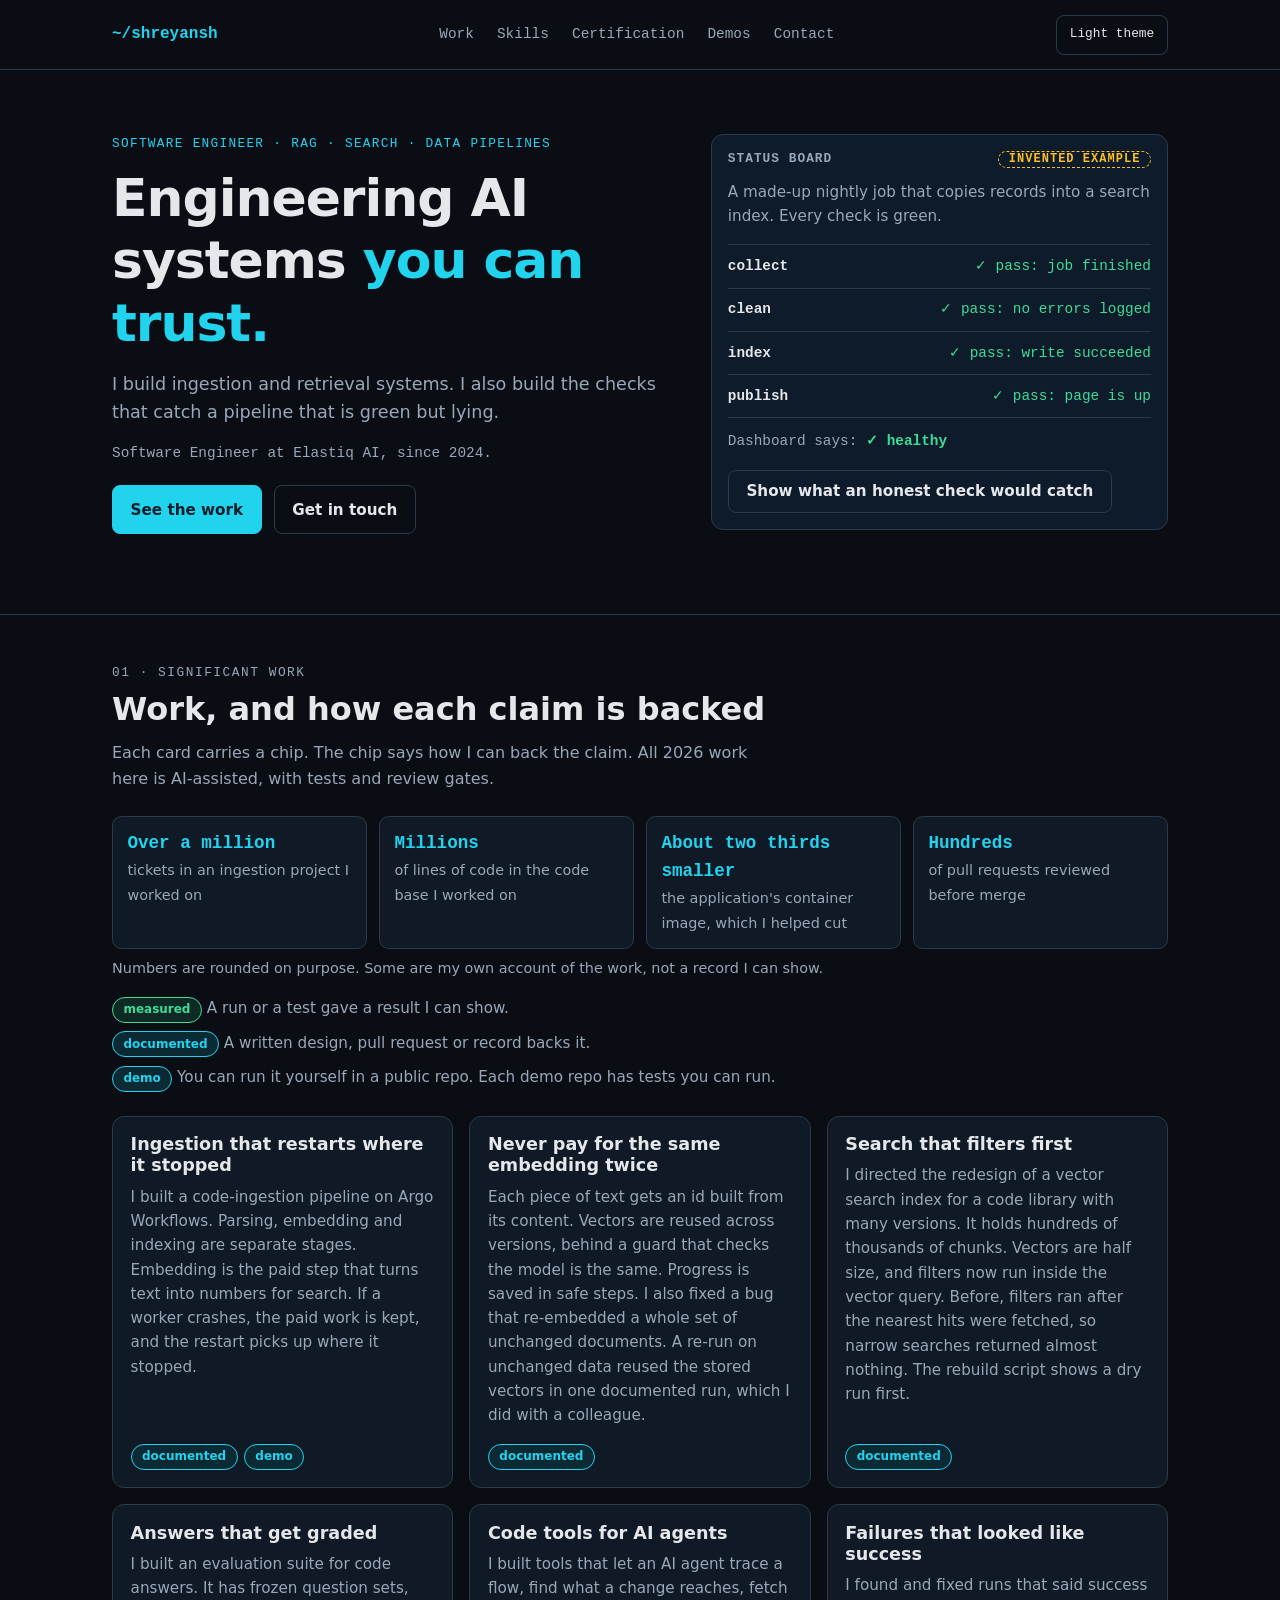
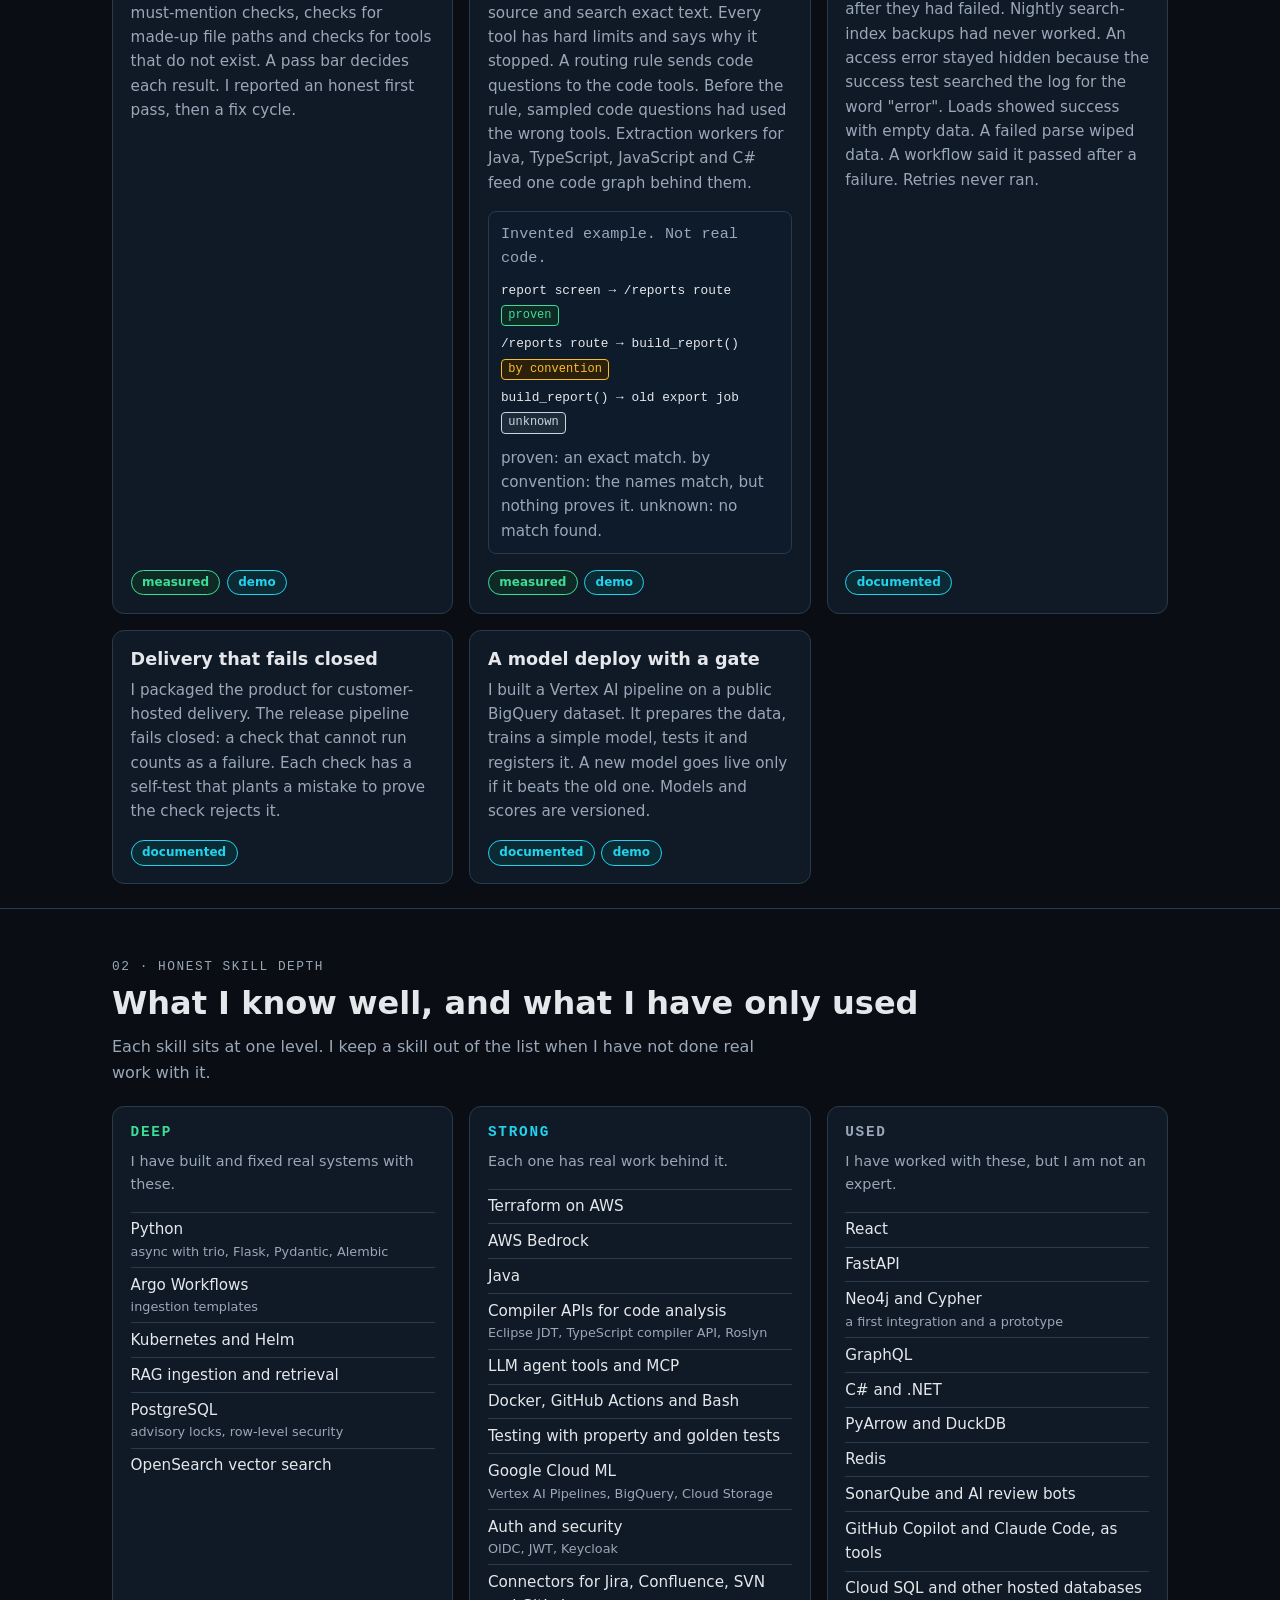
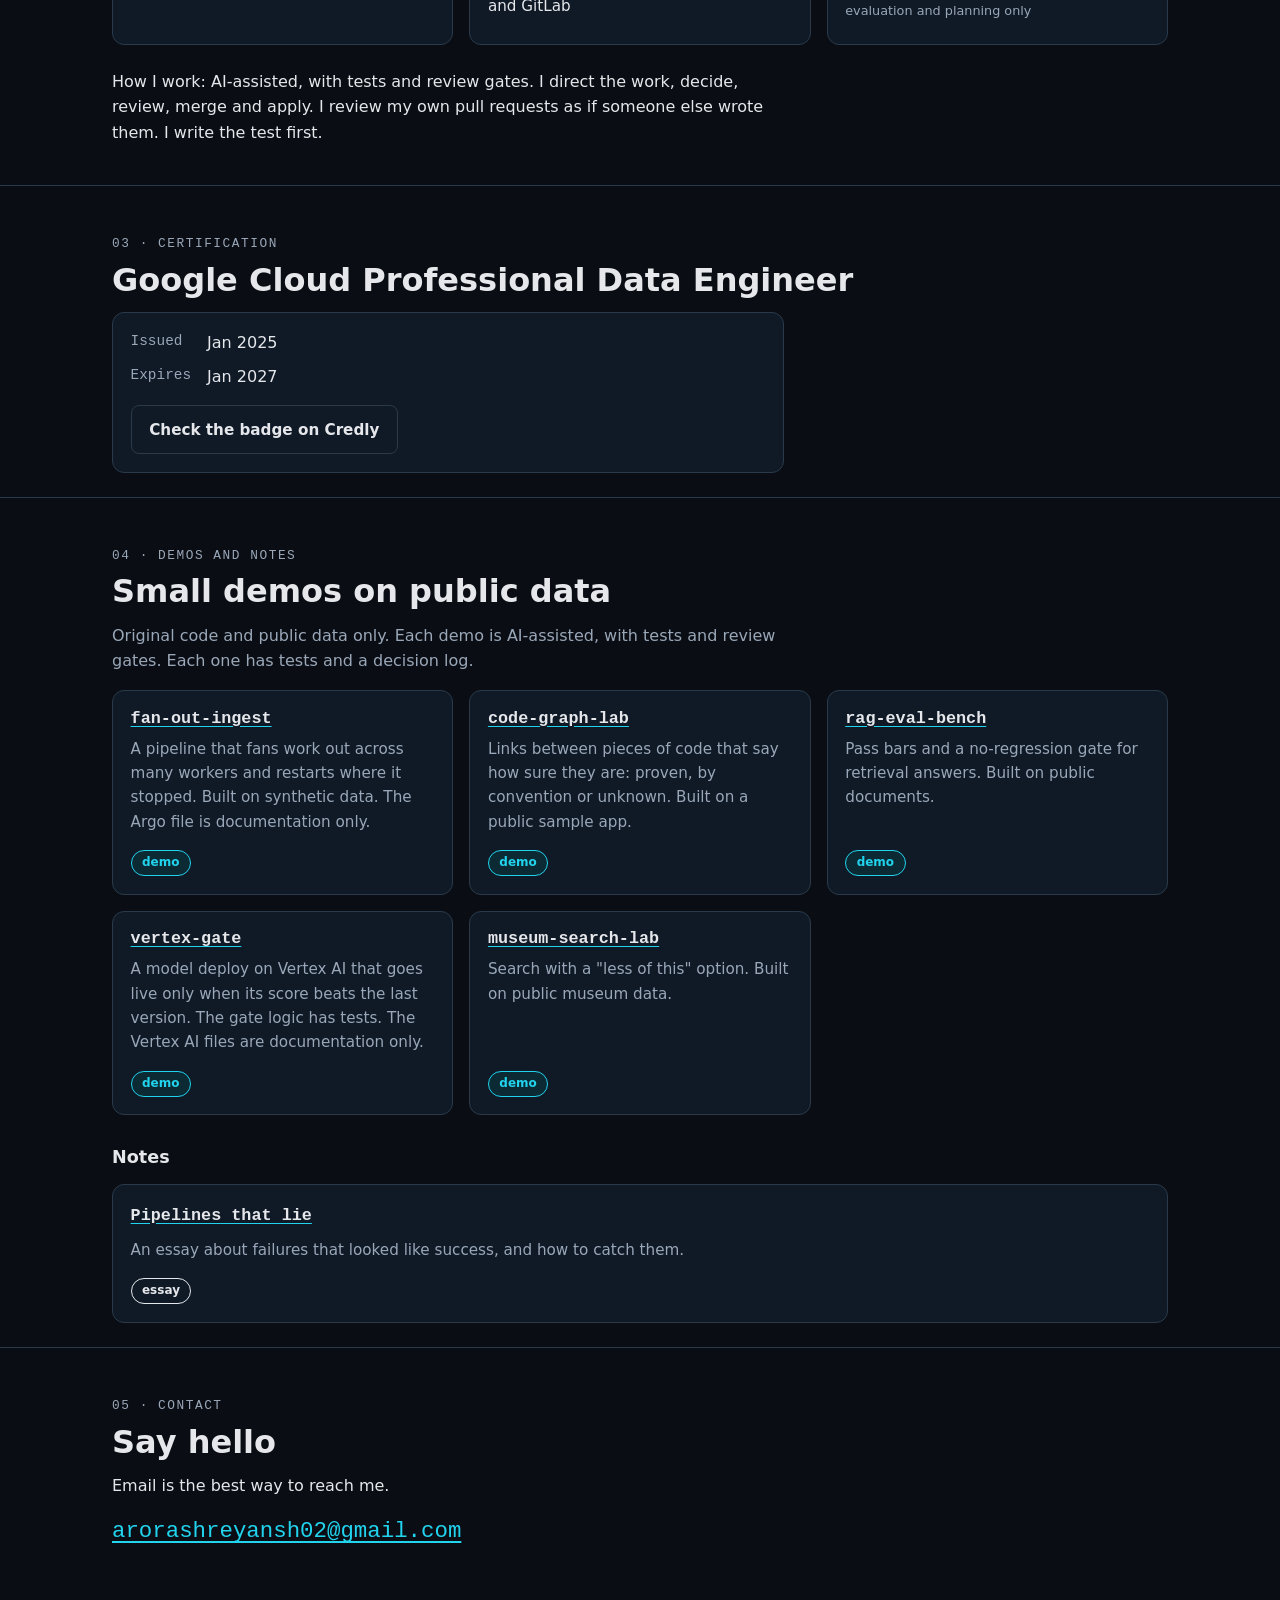
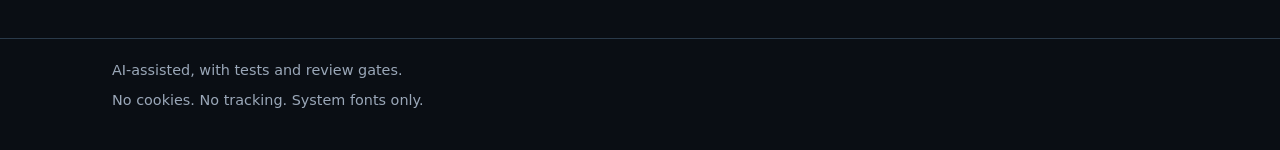
<file: index.html>
<!doctype html>
<html lang="en" class="no-js">
<head>
<meta charset="utf-8">
<meta name="viewport" content="width=device-width, initial-scale=1">
<title>Shreyansh Arora · Engineering AI systems you can trust</title>
<meta name="description" content="Shreyansh Arora builds AI ingestion and retrieval systems, and the checks that catch a pipeline that is green but lying.">
<meta name="color-scheme" content="dark light">
<link rel="canonical" href="https://shreyansh012.github.io/">
<meta property="og:type" content="website">
<meta property="og:site_name" content="Shreyansh Arora">
<meta property="og:title" content="Shreyansh Arora · Engineering AI systems you can trust">
<meta property="og:description" content="AI ingestion and retrieval systems, and the checks that catch a pipeline that is green but lying.">
<meta property="og:url" content="https://shreyansh012.github.io/">
<meta name="twitter:card" content="summary">
<link rel="icon" href="data:image/svg+xml,%3Csvg xmlns='http://www.w3.org/2000/svg' viewBox='0 0 32 32'%3E%3Crect width='32' height='32' rx='6' fill='black'/%3E%3Cpath d='m8 17l5 5 11-12' fill='none' stroke='cyan' stroke-width='3'/%3E%3C/svg%3E">
<script>
(function () {
  var d = document.documentElement;
  d.className = d.className.replace("no-js", "js");
  try {
    var t = localStorage.getItem("theme");
    if (t === "light" || t === "dark") { d.setAttribute("data-theme", t); }
  } catch (e) {}
})();
</script>
<link rel="stylesheet" href="/style.css">
<script src="/site.js" defer></script>
</head>
<body>
<a class="skip" href="#main">Skip to content</a>

<header class="site-header">
  <div class="wrap bar-row">
    <a class="brand" href="/">~/shreyansh</a>
    <nav class="nav" aria-label="Main">
      <ul>
        <li><a href="#work">Work</a></li>
        <li><a href="#skills">Skills</a></li>
        <li><a href="#certification">Certification</a></li>
        <li><a href="#demos">Demos</a></li>
        <li><a href="#contact">Contact</a></li>
      </ul>
    </nav>
    <button type="button" class="theme-btn" id="theme-btn" aria-label="Switch to light theme">Light theme</button>
  </div>
</header>

<main id="main">

<section class="hero" aria-labelledby="hero-title">
  <div class="wrap hero-grid">
    <div class="hero-copy">
      <p class="eyebrow">Software engineer · RAG · search · data pipelines</p>
      <h1 id="hero-title">Engineering AI systems <span class="accent">you can trust.</span></h1>
      <p class="lead">I build ingestion and retrieval systems. I also build the checks that catch a pipeline that is green but lying.</p>
      <p class="employment mono">Software Engineer at Elastiq AI, since 2024.</p>
      <p class="cta">
        <a class="btn primary" href="#work">See the work</a>
        <a class="btn" href="#contact">Get in touch</a>
      </p>
    </div>

    <section class="board" id="board" aria-labelledby="board-title">
      <h2 class="board-title" id="board-title"><span>Status board</span><span class="tag">invented example</span></h2>
      <p class="board-intro">A made-up nightly job that copies records into a search index. Every check is green.</p>
      <ol class="stages">
        <li class="stage">
          <div class="stage-head">
            <span class="stage-name">collect</span>
            <span class="ok"><span aria-hidden="true">✓ </span>pass: job finished</span>
          </div>
          <div class="honest">
            <span class="bar" aria-hidden="true"><i style="--v:10"></i></span>
            <p class="honest-note ok"><span aria-hidden="true">✓ </span>Honest check: all records came in.</p>
          </div>
        </li>
        <li class="stage">
          <div class="stage-head">
            <span class="stage-name">clean</span>
            <span class="ok"><span aria-hidden="true">✓ </span>pass: no errors logged</span>
          </div>
          <div class="honest">
            <span class="bar" aria-hidden="true"><i style="--v:7"></i></span>
            <p class="honest-note bad"><span aria-hidden="true">✗ </span>Honest check: some records were dropped. No error was raised.</p>
          </div>
        </li>
        <li class="stage">
          <div class="stage-head">
            <span class="stage-name">index</span>
            <span class="ok"><span aria-hidden="true">✓ </span>pass: write succeeded</span>
          </div>
          <div class="honest">
            <span class="bar" aria-hidden="true"><i style="--v:7"></i></span>
            <p class="honest-note warn"><span aria-hidden="true">! </span>Honest check: it wrote what it received, so the gap carried on.</p>
          </div>
        </li>
        <li class="stage">
          <div class="stage-head">
            <span class="stage-name">publish</span>
            <span class="ok"><span aria-hidden="true">✓ </span>pass: page is up</span>
          </div>
          <div class="honest">
            <span class="bar" aria-hidden="true"><i style="--v:7"></i></span>
            <p class="honest-note warn"><span aria-hidden="true">! </span>Honest check: the page is up, but it shows a partial index.</p>
          </div>
        </li>
      </ol>
      <div class="verdict">
        <p><span class="label">Dashboard says:</span> <strong class="ok"><span aria-hidden="true">✓ </span>healthy</strong></p>
        <p class="honest"><span class="label">Data says:</span> <strong class="warn">green but lying</strong></p>
      </div>
      <div class="explain honest">
        <p>The honest check compares what went in with what came out, between each stage. When they differ, the run fails loudly. A green job tells you the code ran. It does not tell you the data arrived.</p>
      </div>
      <p class="nojs-note">This board needs JavaScript to switch views, so both views are shown above.</p>
      <button type="button" class="btn reveal" id="reveal" aria-expanded="false">Show what an honest check would catch</button>
      <p class="sr-only" id="board-live" role="status"></p>
    </section>
  </div>
</section>

<section class="section" id="work" aria-labelledby="work-title">
  <div class="wrap">
    <p class="kicker">01 · Significant work</p>
    <h2 id="work-title">Work, and how each claim is backed</h2>
    <p class="section-intro">Each card carries a chip. The chip says how I can back the claim. All 2026 work here is AI-assisted, with tests and review gates.</p>

    <ul class="facts">
      <li><strong>Over a million</strong><span>tickets in an ingestion project I worked on</span></li>
      <li><strong>Millions</strong><span>of lines of code in the code base I worked on</span></li>
      <li><strong>About two thirds smaller</strong><span>the application's container image, which I helped cut</span></li>
      <li><strong>Hundreds</strong><span>of pull requests reviewed before merge</span></li>
    </ul>
    <p class="fine">Numbers are rounded on purpose. Some are my own account of the work, not a record I can show.</p>

    <div class="legend">
      <p><span class="chip measured">measured</span> A run or a test gave a result I can show.</p>
      <p><span class="chip documented">documented</span> A written design, pull request or record backs it.</p>
      <p><span class="chip demo">demo</span> You can run it yourself in a public repo. Each demo repo has tests you can run.</p>
    </div>

    <div class="cards">
      <article class="card">
        <h3>Ingestion that restarts where it stopped</h3>
        <p>I built a code-ingestion pipeline on Argo Workflows. Parsing, embedding and indexing are separate stages. Embedding is the paid step that turns text into numbers for search. If a worker crashes, the paid work is kept, and the restart picks up where it stopped.</p>
        <div class="chips"><span class="chip documented">documented</span><span class="chip demo">demo</span></div>
      </article>

      <article class="card">
        <h3>Never pay for the same embedding twice</h3>
        <p>Each piece of text gets an id built from its content. Vectors are reused across versions, behind a guard that checks the model is the same. Progress is saved in safe steps. I also fixed a bug that re-embedded a whole set of unchanged documents. A re-run on unchanged data reused the stored vectors in one documented run, which I did with a colleague.</p>
        <div class="chips"><span class="chip documented">documented</span></div>
      </article>

      <article class="card">
        <h3>Search that filters first</h3>
        <p>I directed the redesign of a vector search index for a code library with many versions. It holds hundreds of thousands of chunks. Vectors are half size, and filters now run inside the vector query. Before, filters ran after the nearest hits were fetched, so narrow searches returned almost nothing. The rebuild script shows a dry run first.</p>
        <div class="chips"><span class="chip documented">documented</span></div>
      </article>

      <article class="card">
        <h3>Answers that get graded</h3>
        <p>I built an evaluation suite for code answers. It has frozen question sets, must-mention checks, checks for made-up file paths and checks for tools that do not exist. A pass bar decides each result. I reported an honest first pass, then a fix cycle.</p>
        <div class="chips"><span class="chip measured">measured</span><span class="chip demo">demo</span></div>
      </article>

      <article class="card">
        <h3>Code tools for AI agents</h3>
        <p>I built tools that let an AI agent trace a flow, find what a change reaches, fetch source and search exact text. Every tool has hard limits and says why it stopped. A routing rule sends code questions to the code tools. Before the rule, sampled code questions had used the wrong tools. Extraction workers for Java, TypeScript, JavaScript and C# feed one code graph behind them.</p>
        <div class="trace" role="group" aria-label="Invented example of trust labels on code links">
          <p class="trace-title">Invented example. Not real code.</p>
          <div class="hop"><span>report screen → /reports route</span><span class="label-chip proven">proven</span></div>
          <div class="hop"><span>/reports route → build_report()</span><span class="label-chip convention">by convention</span></div>
          <div class="hop"><span>build_report() → old export job</span><span class="label-chip unknown">unknown</span></div>
          <p class="trace-key">proven: an exact match. by convention: the names match, but nothing proves it. unknown: no match found.</p>
        </div>
        <div class="chips"><span class="chip measured">measured</span><span class="chip demo">demo</span></div>
      </article>

      <article class="card">
        <h3>Failures that looked like success</h3>
        <p>I found and fixed runs that said success after they had failed. Nightly search-index backups had never worked. An access error stayed hidden because the success test searched the log for the word "error". Loads showed success with empty data. A failed parse wiped data. A workflow said it passed after a failure. Retries never ran.</p>
        <div class="chips"><span class="chip documented">documented</span></div>
      </article>

      <article class="card">
        <h3>Delivery that fails closed</h3>
        <p>I packaged the product for customer-hosted delivery. The release pipeline fails closed: a check that cannot run counts as a failure. Each check has a self-test that plants a mistake to prove the check rejects it.</p>
        <div class="chips"><span class="chip documented">documented</span></div>
      </article>

      <article class="card">
        <h3>A model deploy with a gate</h3>
        <p>I built a Vertex AI pipeline on a public BigQuery dataset. It prepares the data, trains a simple model, tests it and registers it. A new model goes live only if it beats the old one. Models and scores are versioned.</p>
        <div class="chips"><span class="chip documented">documented</span><span class="chip demo">demo</span></div>
      </article>
    </div>
  </div>
</section>

<section class="section" id="skills" aria-labelledby="skills-title">
  <div class="wrap">
    <p class="kicker">02 · Honest skill depth</p>
    <h2 id="skills-title">What I know well, and what I have only used</h2>
    <p class="section-intro">Each skill sits at one level. I keep a skill out of the list when I have not done real work with it.</p>

    <div class="depth">
      <section class="deep" aria-labelledby="deep-title">
        <h3 id="deep-title">Deep</h3>
        <p class="what">I have built and fixed real systems with these.</p>
        <ul>
          <li>Python <small>async with trio, Flask, Pydantic, Alembic</small></li>
          <li>Argo Workflows <small>ingestion templates</small></li>
          <li>Kubernetes and Helm</li>
          <li>RAG ingestion and retrieval</li>
          <li>PostgreSQL <small>advisory locks, row-level security</small></li>
          <li>OpenSearch vector search</li>
        </ul>
      </section>
      <section class="strong" aria-labelledby="strong-title">
        <h3 id="strong-title">Strong</h3>
        <p class="what">Each one has real work behind it.</p>
        <ul>
          <li>Terraform on AWS</li>
          <li>AWS Bedrock</li>
          <li>Java</li>
          <li>Compiler APIs for code analysis <small>Eclipse JDT, TypeScript compiler API, Roslyn</small></li>
          <li>LLM agent tools and MCP</li>
          <li>Docker, GitHub Actions and Bash</li>
          <li>Testing with property and golden tests</li>
          <li>Google Cloud ML <small>Vertex AI Pipelines, BigQuery, Cloud Storage</small></li>
          <li>Auth and security <small>OIDC, JWT, Keycloak</small></li>
          <li>Connectors for Jira, Confluence, SVN and GitLab</li>
        </ul>
      </section>
      <section class="used" aria-labelledby="used-title">
        <h3 id="used-title">Used</h3>
        <p class="what">I have worked with these, but I am not an expert.</p>
        <ul>
          <li>React</li>
          <li>FastAPI</li>
          <li>Neo4j and Cypher <small>a first integration and a prototype</small></li>
          <li>GraphQL</li>
          <li>C# and .NET</li>
          <li>PyArrow and DuckDB</li>
          <li>Redis</li>
          <li>SonarQube and AI review bots</li>
          <li>GitHub Copilot and Claude Code, as tools</li>
          <li>Cloud SQL and other hosted databases <small>evaluation and planning only</small></li>
        </ul>
      </section>
    </div>

    <p class="how">How I work: AI-assisted, with tests and review gates. I direct the work, decide, review, merge and apply. I review my own pull requests as if someone else wrote them. I write the test first.</p>
  </div>
</section>

<section class="section" id="certification" aria-labelledby="cert-title">
  <div class="wrap">
    <p class="kicker">03 · Certification</p>
    <h2 id="cert-title">Google Cloud Professional Data Engineer</h2>
    <div class="cert">
      <dl>
        <dt>Issued</dt><dd>Jan 2025</dd>
        <dt>Expires</dt><dd>Jan 2027</dd>
      </dl>
      <a class="btn" href="https://www.credly.com/earner/earned/badge/822e6e19-30e1-4149-afbc-f03135c11e09" rel="noopener noreferrer">Check the badge on Credly</a>
    </div>
  </div>
</section>

<section class="section" id="demos" aria-labelledby="demos-title">
  <div class="wrap">
    <p class="kicker">04 · Demos and notes</p>
    <h2 id="demos-title">Small demos on public data</h2>
    <p class="section-intro">Original code and public data only. Each demo is AI-assisted, with tests and review gates. Each one has tests and a decision log.</p>

    <div class="cards">
      <article class="card">
        <h3 class="demo-name"><a href="https://github.com/shreyansh012/fan-out-ingest">fan-out-ingest</a></h3>
        <p>A pipeline that fans work out across many workers and restarts where it stopped. Built on synthetic data. The Argo file is documentation only.</p>
        <div class="demo-meta"><span class="chip demo">demo</span></div>
      </article>
      <article class="card">
        <h3 class="demo-name"><a href="https://github.com/shreyansh012/code-graph-lab">code-graph-lab</a></h3>
        <p>Links between pieces of code that say how sure they are: proven, by convention or unknown. Built on a public sample app.</p>
        <div class="demo-meta"><span class="chip demo">demo</span></div>
      </article>
      <article class="card">
        <h3 class="demo-name"><a href="https://github.com/shreyansh012/rag-eval-bench">rag-eval-bench</a></h3>
        <p>Pass bars and a no-regression gate for retrieval answers. Built on public documents.</p>
        <div class="demo-meta"><span class="chip demo">demo</span></div>
      </article>
      <article class="card">
        <h3 class="demo-name"><a href="https://github.com/shreyansh012/vertex-gate">vertex-gate</a></h3>
        <p>A model deploy on Vertex AI that goes live only when its score beats the last version. The gate logic has tests. The Vertex AI files are documentation only.</p>
        <div class="demo-meta"><span class="chip demo">demo</span></div>
      </article>
      <article class="card">
        <h3 class="demo-name"><a href="https://github.com/shreyansh012/museum-search-lab">museum-search-lab</a></h3>
        <p>Search with a "less of this" option. Built on public museum data.</p>
        <div class="demo-meta"><span class="chip demo">demo</span></div>
      </article>
    </div>

    <h3 class="notes-title" style="margin-top:2rem">Notes</h3>
    <article class="card notes-card">
      <h4 class="demo-name" style="margin:0 0 0.5rem"><a href="/notes/pipelines-that-lie.html">Pipelines that lie</a></h4>
      <p>An essay about failures that looked like success, and how to catch them.</p>
      <div class="demo-meta"><span class="chip">essay</span></div>
    </article>
  </div>
</section>

<section class="section" id="contact" aria-labelledby="contact-title">
  <div class="wrap">
    <p class="kicker">05 · Contact</p>
    <h2 id="contact-title">Say hello</h2>
    <p>Email is the best way to reach me.</p>
    <p class="contact-link"><a href="mailto:arorashreyansh02@gmail.com">arorashreyansh02@gmail.com</a></p>
  </div>
</section>

</main>

<footer class="site-footer">
  <div class="wrap">
    <p>AI-assisted, with tests and review gates.</p>
    <p>No cookies. No tracking. System fonts only.</p>
  </div>
</footer>
</body>
</html>
</file>
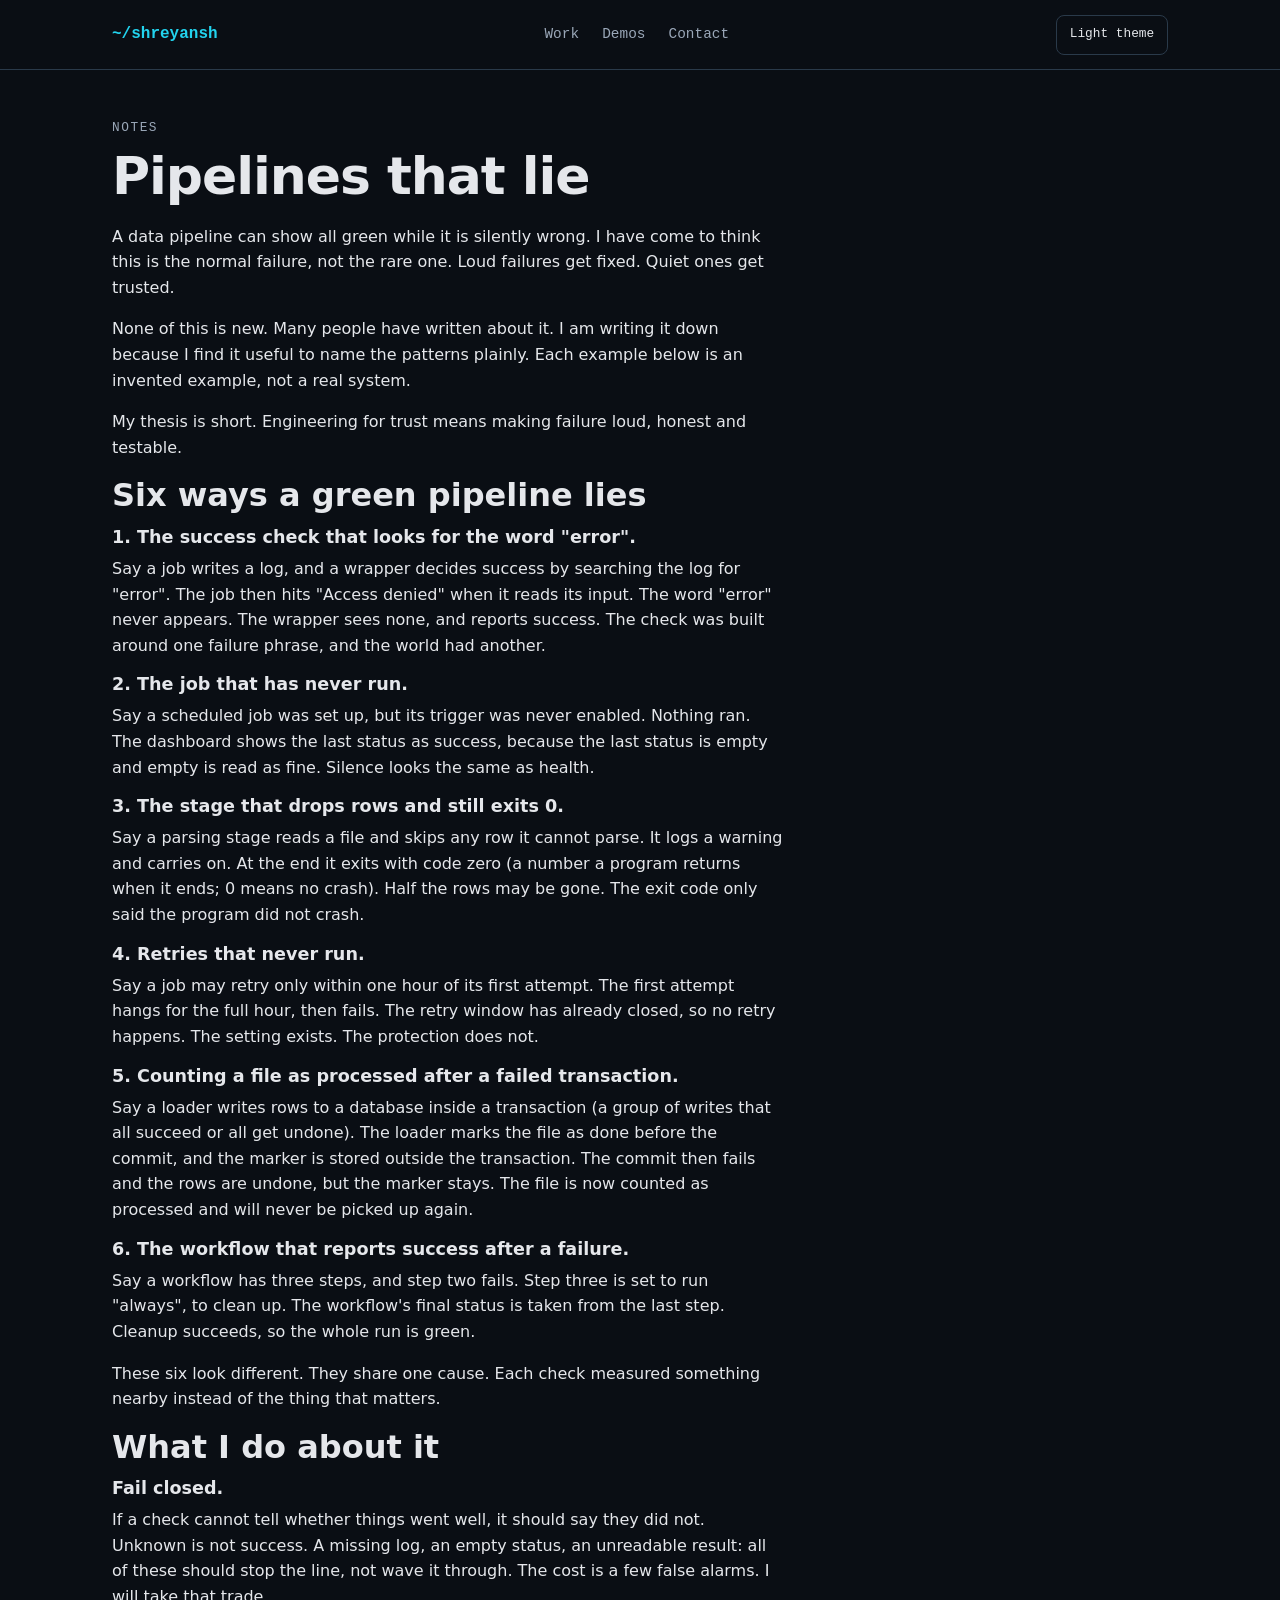
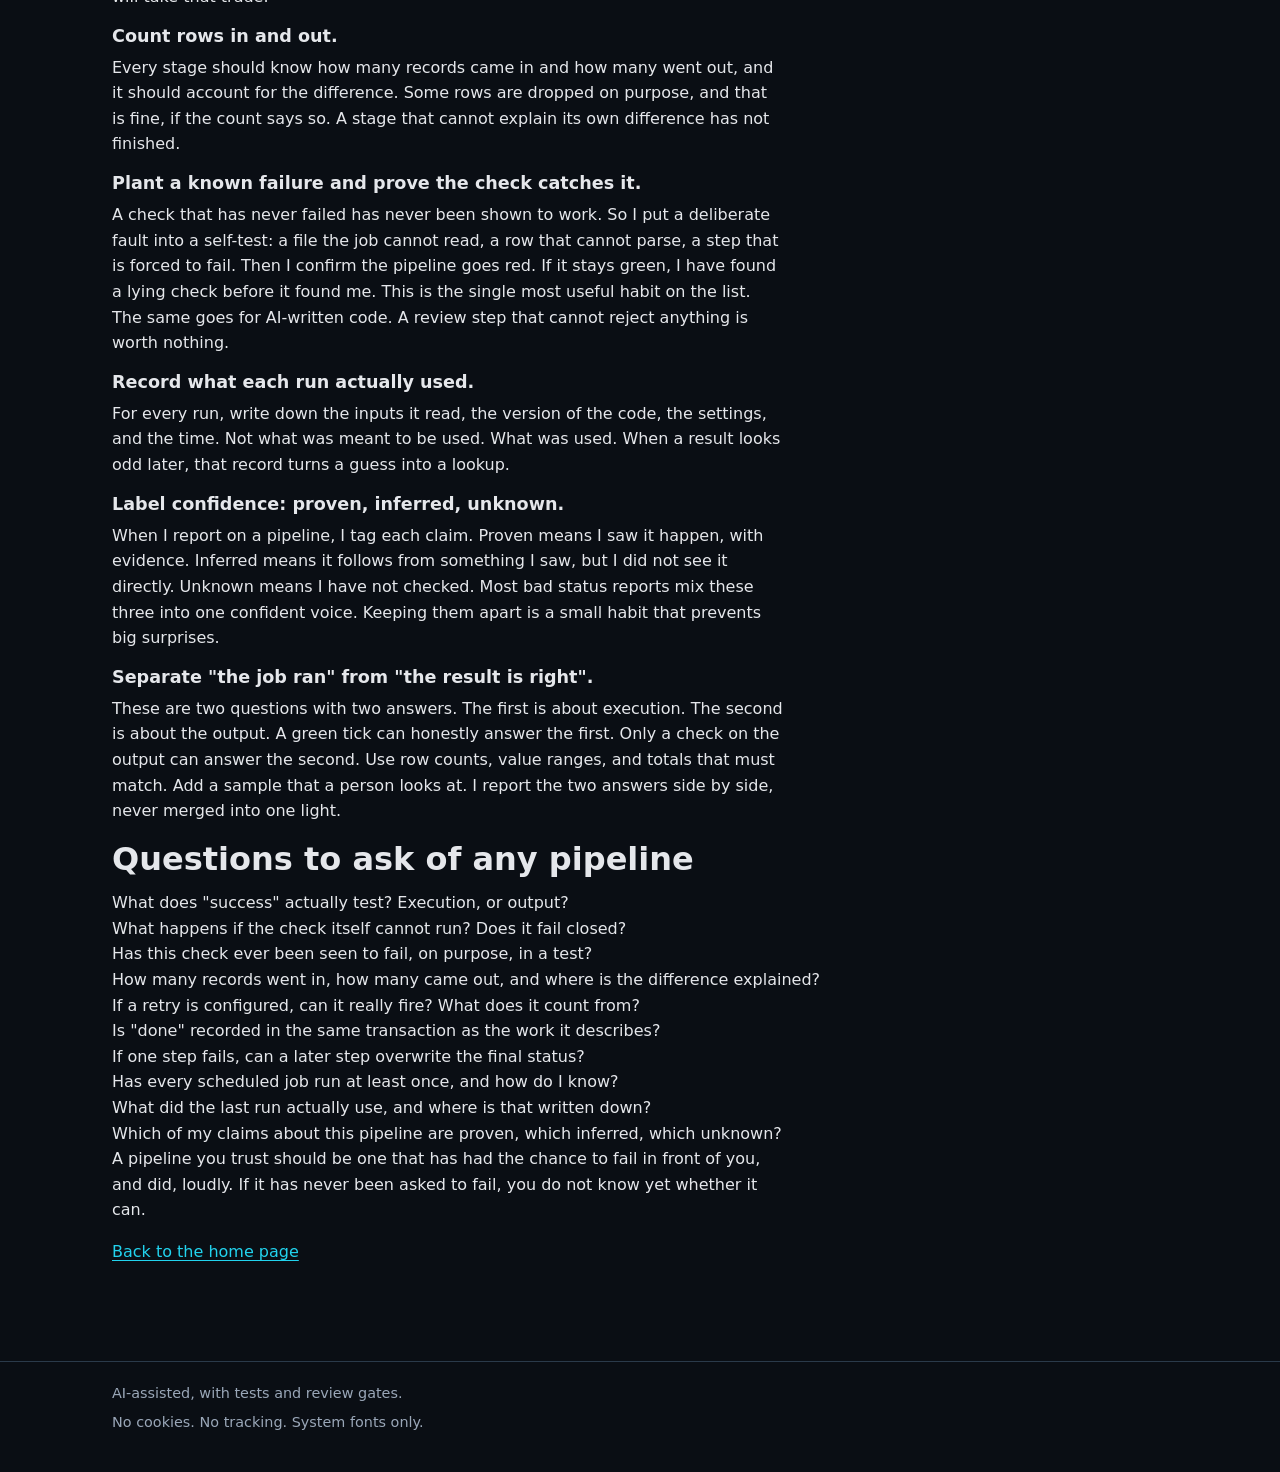
<file: notes/pipelines-that-lie.html>
<!doctype html>
<html lang="en" class="no-js">
<head>
<meta charset="utf-8">
<meta name="viewport" content="width=device-width, initial-scale=1">
<title>Pipelines that lie · Shreyansh Arora</title>
<meta name="description" content="An essay about pipelines that look healthy while they lose data.">
<meta name="color-scheme" content="dark light">
<link rel="canonical" href="https://shreyansh012.github.io/notes/pipelines-that-lie.html">
<meta property="og:type" content="article">
<meta property="og:site_name" content="Shreyansh Arora">
<meta property="og:title" content="Pipelines that lie">
<meta property="og:description" content="An essay about pipelines that look healthy while they lose data.">
<meta property="og:url" content="https://shreyansh012.github.io/notes/pipelines-that-lie.html">
<meta name="twitter:card" content="summary">
<link rel="icon" href="data:image/svg+xml,%3Csvg xmlns='http://www.w3.org/2000/svg' viewBox='0 0 32 32'%3E%3Crect width='32' height='32' rx='6' fill='black'/%3E%3Cpath d='m8 17l5 5 11-12' fill='none' stroke='cyan' stroke-width='3'/%3E%3C/svg%3E">
<script>
(function () {
  var d = document.documentElement;
  d.className = d.className.replace("no-js", "js");
  try {
    var t = localStorage.getItem("theme");
    if (t === "light" || t === "dark") { d.setAttribute("data-theme", t); }
  } catch (e) {}
})();
</script>
<link rel="stylesheet" href="/style.css">
<script src="/site.js" defer></script>
</head>
<body>
<a class="skip" href="#main">Skip to content</a>

<header class="site-header">
  <div class="wrap bar-row">
    <a class="brand" href="/">~/shreyansh</a>
    <nav class="nav" aria-label="Main">
      <ul>
        <li><a href="/#work">Work</a></li>
        <li><a href="/#demos">Demos</a></li>
        <li><a href="/#contact">Contact</a></li>
      </ul>
    </nav>
    <button type="button" class="theme-btn" id="theme-btn" aria-label="Switch to light theme">Light theme</button>
  </div>
</header>

<main id="main">
  <article class="wrap page">
    <p class="kicker">Notes</p>
    <h1>Pipelines that lie</h1>
    <!-- ESSAY:START -->
    <p>A data pipeline can show all green while it is silently wrong. I have come to think this is the normal failure, not the rare one. Loud failures get fixed. Quiet ones get trusted.</p>
    <p>None of this is new. Many people have written about it. I am writing it down because I find it useful to name the patterns plainly. Each example below is an invented example, not a real system.</p>
    <p>My thesis is short. Engineering for trust means making failure loud, honest and testable.</p>
    <h2>Six ways a green pipeline lies</h2>
    <h3>1. The success check that looks for the word &quot;error&quot;.</h3>
    <p>Say a job writes a log, and a wrapper decides success by searching the log for "error". The job then hits "Access denied" when it reads its input. The word "error" never appears. The wrapper sees none, and reports success. The check was built around one failure phrase, and the world had another.</p>
    <h3>2. The job that has never run.</h3>
    <p>Say a scheduled job was set up, but its trigger was never enabled. Nothing ran. The dashboard shows the last status as success, because the last status is empty and empty is read as fine. Silence looks the same as health.</p>
    <h3>3. The stage that drops rows and still exits 0.</h3>
    <p>Say a parsing stage reads a file and skips any row it cannot parse. It logs a warning and carries on. At the end it exits with code zero (a number a program returns when it ends; 0 means no crash). Half the rows may be gone. The exit code only said the program did not crash.</p>
    <h3>4. Retries that never run.</h3>
    <p>Say a job may retry only within one hour of its first attempt. The first attempt hangs for the full hour, then fails. The retry window has already closed, so no retry happens. The setting exists. The protection does not.</p>
    <h3>5. Counting a file as processed after a failed transaction.</h3>
    <p>Say a loader writes rows to a database inside a transaction (a group of writes that all succeed or all get undone). The loader marks the file as done before the commit, and the marker is stored outside the transaction. The commit then fails and the rows are undone, but the marker stays. The file is now counted as processed and will never be picked up again.</p>
    <h3>6. The workflow that reports success after a failure.</h3>
    <p>Say a workflow has three steps, and step two fails. Step three is set to run "always", to clean up. The workflow's final status is taken from the last step. Cleanup succeeds, so the whole run is green.</p>
    <p>These six look different. They share one cause. Each check measured something nearby instead of the thing that matters.</p>
    <h2>What I do about it</h2>
    <h3>Fail closed.</h3>
    <p>If a check cannot tell whether things went well, it should say they did not. Unknown is not success. A missing log, an empty status, an unreadable result: all of these should stop the line, not wave it through. The cost is a few false alarms. I will take that trade.</p>
    <h3>Count rows in and out.</h3>
    <p>Every stage should know how many records came in and how many went out, and it should account for the difference. Some rows are dropped on purpose, and that is fine, if the count says so. A stage that cannot explain its own difference has not finished.</p>
    <h3>Plant a known failure and prove the check catches it.</h3>
    <p>A check that has never failed has never been shown to work. So I put a deliberate fault into a self-test: a file the job cannot read, a row that cannot parse, a step that is forced to fail. Then I confirm the pipeline goes red. If it stays green, I have found a lying check before it found me. This is the single most useful habit on the list. The same goes for AI-written code. A review step that cannot reject anything is worth nothing.</p>
    <h3>Record what each run actually used.</h3>
    <p>For every run, write down the inputs it read, the version of the code, the settings, and the time. Not what was meant to be used. What was used. When a result looks odd later, that record turns a guess into a lookup.</p>
    <h3>Label confidence: proven, inferred, unknown.</h3>
    <p>When I report on a pipeline, I tag each claim. Proven means I saw it happen, with evidence. Inferred means it follows from something I saw, but I did not see it directly. Unknown means I have not checked. Most bad status reports mix these three into one confident voice. Keeping them apart is a small habit that prevents big surprises.</p>
    <h3>Separate &quot;the job ran&quot; from &quot;the result is right&quot;.</h3>
    <p>These are two questions with two answers. The first is about execution. The second is about the output. A green tick can honestly answer the first. Only a check on the output can answer the second. Use row counts, value ranges, and totals that must match. Add a sample that a person looks at. I report the two answers side by side, never merged into one light.</p>
    <h2>Questions to ask of any pipeline</h2>
    <ul>
      <li>What does "success" actually test? Execution, or output?</li>
      <li>What happens if the check itself cannot run? Does it fail closed?</li>
      <li>Has this check ever been seen to fail, on purpose, in a test?</li>
      <li>How many records went in, how many came out, and where is the difference explained?</li>
      <li>If a retry is configured, can it really fire? What does it count from?</li>
      <li>Is "done" recorded in the same transaction as the work it describes?</li>
      <li>If one step fails, can a later step overwrite the final status?</li>
      <li>Has every scheduled job run at least once, and how do I know?</li>
      <li>What did the last run actually use, and where is that written down?</li>
      <li>Which of my claims about this pipeline are proven, which inferred, which unknown?</li>
    </ul>
    <p>A pipeline you trust should be one that has had the chance to fail in front of you, and did, loudly. If it has never been asked to fail, you do not know yet whether it can.</p>
    <p><a href="/">Back to the home page</a></p>
    <!-- ESSAY:END -->
  </article>
</main>

<footer class="site-footer">
  <div class="wrap">
    <p>AI-assisted, with tests and review gates.</p>
    <p>No cookies. No tracking. System fonts only.</p>
  </div>
</footer>
</body>
</html>
</file>
<file: style.css>
/* Control Room theme. Dark by default. Light theme through data-theme. */
:root {
  color-scheme: dark;
  --bg: #0a0e14;
  --surface: #0f1a26;
  --surface2: #0d1b2a;
  --border: #2a3a4a;
  --text: #e5e7eb;
  --muted: #9aa7b8;
  --accent: #22d3ee;
  --accent-ink: #0a1f2b;
  --ok: #3ddc97;
  --bad: #ff7b7b;
  --warn: #fbbf24;
  --chip-m-fg: #3ddc97;
  --chip-m-bg: #0f2a24;
  --chip-d-fg: #22d3ee;
  --chip-d-bg: #0b2a33;
  --chip-a-fg: #fbbf24;
  --chip-a-bg: #2b1f0d;
  --chip-u-fg: #cbd5e1;
  --chip-u-bg: #1d2a38;
  --sans: system-ui, -apple-system, "Segoe UI", Roboto, "Helvetica Neue", Arial, sans-serif;
  --mono: ui-monospace, SFMono-Regular, Menlo, Consolas, "Liberation Mono", monospace;
}

:root[data-theme="light"] {
  color-scheme: light;
  --bg: #f7f9fb;
  --surface: #ffffff;
  --surface2: #eef3f7;
  --border: #aab6c4;
  --text: #0e1a2b;
  --muted: #3f4d5f;
  --accent: #0a6f86;
  --accent-ink: #ffffff;
  --ok: #0f6b3f;
  --bad: #b02a2a;
  --warn: #7a4d00;
  --chip-m-fg: #0f6b3f;
  --chip-m-bg: #dff5e8;
  --chip-d-fg: #0a6f86;
  --chip-d-bg: #dcf1f6;
  --chip-a-fg: #7a4d00;
  --chip-a-bg: #fdf0d0;
  --chip-u-fg: #3f4d5f;
  --chip-u-bg: #e6eaf0;
}

*, *::before, *::after { box-sizing: border-box; }

html {
  -webkit-text-size-adjust: none;
  text-size-adjust: none;
}

@media (prefers-reduced-motion: no-preference) {
  html { scroll-behavior: smooth; }
  .btn, .theme-btn, .nav a { transition: background-color 0.15s, border-color 0.15s; }
  .bar i { transition: width 0.4s; }
}

body {
  margin: 0;
  background: var(--bg);
  color: var(--text);
  font-family: var(--sans);
  font-size: 1rem;
  line-height: 1.6;
}

h1, h2, h3 { font-family: var(--sans); font-weight: bold; line-height: 1.2; margin: 0; }
p { margin: 0 0 1rem; }
ul, ol { margin: 0; padding: 0; list-style: none; }
a { color: var(--accent); text-underline-offset: 0.2em; }
a:hover { text-decoration-thickness: 2px; }

:focus-visible {
  outline: 3px solid var(--accent);
  outline-offset: 3px;
  border-radius: 0.25rem;
}

.mono { font-family: var(--mono); }

.wrap {
  max-width: 68rem;
  margin: 0 auto;
  padding-left: 16px;
  padding-right: 16px;
}

.skip {
  position: absolute;
  left: 16px;
  top: -4rem;
  background: var(--accent);
  color: var(--accent-ink);
  padding: 0.6rem 1rem;
  border-radius: 0.4rem;
  z-index: 5;
}
.skip:focus { top: 0.5rem; }

.sr-only {
  position: absolute;
  width: 1px;
  height: 1px;
  margin: -1px;
  padding: 0;
  overflow: hidden;
  clip: rect(0, 0, 0, 0);
  white-space: nowrap;
  border: 0;
}

/* Header */
.site-header { border-bottom: 1px solid var(--border); }
.bar-row {
  display: flex;
  flex-wrap: wrap;
  align-items: center;
  justify-content: space-between;
  gap: 0.25rem 1rem;
  padding-top: 0.75rem;
  padding-bottom: 0.75rem;
}
.brand {
  font-family: var(--mono);
  font-weight: bold;
  color: var(--accent);
  text-decoration: none;
  padding: 0.6rem 0;
}
.nav ul { display: flex; flex-wrap: wrap; gap: 0 0.25rem; }
.nav a {
  display: inline-block;
  font-family: var(--mono);
  font-size: 0.9rem;
  color: var(--muted);
  text-decoration: none;
  padding: 0.7rem 0.6rem;
}
.nav a:hover { color: var(--text); }
.theme-btn {
  font: inherit;
  font-family: var(--mono);
  font-size: 0.8rem;
  color: var(--text);
  background: transparent;
  border: 1px solid var(--border);
  border-radius: 0.5rem;
  padding: 0.55rem 0.8rem;
  cursor: pointer;
}
.theme-btn:hover { border-color: var(--accent); }
.no-js .theme-btn { display: none; }

/* Buttons */
.btn {
  display: inline-block;
  font-family: var(--sans);
  font-weight: bold;
  font-size: 0.95rem;
  color: var(--text);
  background: transparent;
  border: 1px solid var(--border);
  border-radius: 0.5rem;
  padding: 0.7rem 1.1rem;
  text-decoration: none;
  cursor: pointer;
}
.btn:hover { border-color: var(--accent); }
.btn.primary { background: var(--accent); border-color: var(--accent); color: var(--accent-ink); }
.btn.primary:hover { filter: brightness(1.1); }

/* Hero */
.hero { padding-top: 2.5rem; padding-bottom: 2.5rem; }
.hero-grid { display: grid; gap: 2rem; align-items: start; }
.eyebrow {
  font-family: var(--mono);
  font-size: 0.8rem;
  letter-spacing: 0.1em;
  text-transform: uppercase;
  color: var(--accent);
  margin-bottom: 0.75rem;
}
h1 { font-size: clamp(2rem, 7vw, 3.25rem); letter-spacing: -0.02em; margin-bottom: 1rem; }
h1 .accent { color: var(--accent); }
.lead { color: var(--muted); font-size: 1.1rem; max-width: 34rem; }
.employment { color: var(--muted); font-size: 0.9rem; }
.cta { display: flex; flex-wrap: wrap; gap: 0.75rem; margin-top: 1.25rem; }

/* Status board */
.board {
  background: var(--surface2);
  border: 1px solid var(--border);
  border-radius: 0.75rem;
  padding: 1rem;
}
.board-title {
  display: flex;
  flex-wrap: wrap;
  justify-content: space-between;
  gap: 0.25rem 0.75rem;
  font-family: var(--mono);
  font-size: 0.8rem;
  letter-spacing: 0.08em;
  text-transform: uppercase;
  color: var(--muted);
  margin-bottom: 0.75rem;
}
.tag {
  color: var(--warn);
  border: 1px dashed var(--warn);
  border-radius: 99px;
  padding: 0 0.6rem;
  font-size: 0.75rem;
}
.board-intro { color: var(--muted); font-size: 0.95rem; }
.stage { border-top: 1px solid var(--border); padding: 0.6rem 0; }
.stage-head {
  display: flex;
  flex-wrap: wrap;
  justify-content: space-between;
  gap: 0.25rem 0.75rem;
  font-family: var(--mono);
  font-size: 0.9rem;
}
.stage-name { color: var(--text); font-weight: bold; }
.ok { color: var(--ok); }
.bad { color: var(--bad); }
.warn { color: var(--warn); }
.honest-note { font-family: var(--mono); font-size: 0.8rem; margin: 0.4rem 0 0; }
.bar {
  display: block;
  height: 0.4rem;
  background: var(--border);
  border-radius: 99px;
  margin-top: 0.5rem;
  overflow: hidden;
}
.bar i {
  display: block;
  height: 0.4rem;
  width: calc(var(--v) * 10%);
  background: var(--accent);
}
.verdict { border-top: 1px solid var(--border); padding-top: 0.75rem; font-family: var(--mono); font-size: 0.9rem; }
.verdict p { margin: 0 0 0.3rem; }
.verdict .label { color: var(--muted); }
.explain { font-size: 0.95rem; margin: 0.75rem 0; padding: 0.75rem; border-left: 3px solid var(--accent); background: var(--surface); }
.reveal { margin-top: 0.75rem; }
.nojs-note { display: none; color: var(--muted); font-size: 0.9rem; margin: 0.75rem 0 0; }
.no-js .nojs-note { display: block; }
.no-js .reveal { display: none; }
.js .board:not(.revealed) .honest { display: none; }

/* Sections */
.section { padding-top: 3rem; padding-bottom: 1.5rem; border-top: 1px solid var(--border); }
.kicker {
  font-family: var(--mono);
  font-size: 0.8rem;
  letter-spacing: 0.12em;
  text-transform: uppercase;
  color: var(--muted);
  margin-bottom: 0.4rem;
}
h2 { font-size: clamp(1.5rem, 4.5vw, 2rem); margin-bottom: 0.75rem; }
h3 { font-size: 1.1rem; margin-bottom: 0.5rem; }
.section-intro { color: var(--muted); max-width: 42rem; }

/* Facts */
.facts { display: grid; gap: 0.75rem; grid-template-columns: repeat(auto-fit, minmax(12rem, 1fr)); margin: 1.5rem 0 0.5rem; }
.facts li { background: var(--surface); border: 1px solid var(--border); border-radius: 0.6rem; padding: 0.75rem 0.9rem; }
.facts strong { display: block; font-family: var(--mono); font-size: 1.1rem; color: var(--accent); }
.facts span { color: var(--muted); font-size: 0.9rem; }
.fine { color: var(--muted); font-size: 0.9rem; }

/* Legend */
.legend { display: grid; gap: 0.5rem; margin: 1rem 0 1.5rem; font-size: 0.95rem; color: var(--muted); }
.legend p { margin: 0; }

/* Cards */
.cards { display: grid; gap: 1rem; grid-template-columns: repeat(auto-fit, minmax(17rem, 1fr)); }
.card {
  background: var(--surface);
  border: 1px solid var(--border);
  border-radius: 0.75rem;
  padding: 1.1rem;
  display: flex;
  flex-direction: column;
}
.card p { color: var(--muted); font-size: 0.95rem; }
.card .chips { margin-top: auto; }
.chips { display: flex; flex-wrap: wrap; gap: 0.4rem; }
.chip {
  display: inline-block;
  font-family: var(--sans);
  font-weight: bold;
  font-size: 0.75rem;
  border-radius: 99px;
  padding: 0.15rem 0.65rem;
  border: 1px solid currentColor;
  white-space: nowrap;
}
.chip.measured { color: var(--chip-m-fg); background: var(--chip-m-bg); }
.chip.documented { color: var(--chip-d-fg); background: var(--chip-d-bg); }
.chip.demo { color: var(--chip-d-fg); background: var(--chip-d-bg); }
.chip.soon { color: var(--muted); background: transparent; border-style: dashed; }
.chip.progress { color: var(--warn); background: transparent; border-style: dashed; }

/* Trace example */
.trace {
  background: var(--surface2);
  border: 1px solid var(--border);
  border-radius: 0.5rem;
  padding: 0.6rem 0.75rem;
  margin: 0 0 1rem;
  font-family: var(--mono);
  font-size: 0.8rem;
}
.trace-title { color: var(--muted); margin: 0 0 0.4rem; font-size: 0.75rem; }
.hop { display: flex; flex-wrap: wrap; justify-content: space-between; align-items: center; gap: 0.25rem 0.6rem; padding: 0.25rem 0; color: var(--text); }
.label-chip {
  display: inline-block;
  font-family: var(--mono);
  font-size: 0.75rem;
  border: 1px solid currentColor;
  border-radius: 0.25rem;
  padding: 0 0.4rem;
  white-space: nowrap;
}
.label-chip.proven { color: var(--chip-m-fg); background: var(--chip-m-bg); }
.label-chip.convention { color: var(--chip-a-fg); background: var(--chip-a-bg); }
.label-chip.unknown { color: var(--chip-u-fg); background: var(--chip-u-bg); }
.trace-key { color: var(--muted); margin: 0.5rem 0 0; font-size: 0.75rem; font-family: var(--sans); }

/* Skill depth */
.depth { display: grid; gap: 1rem; grid-template-columns: repeat(auto-fit, minmax(15rem, 1fr)); margin-top: 1.25rem; }
.depth section { background: var(--surface); border: 1px solid var(--border); border-radius: 0.75rem; padding: 1.1rem; }
.depth h3 { font-family: var(--mono); font-size: 0.9rem; letter-spacing: 0.12em; text-transform: uppercase; }
.depth .deep h3 { color: var(--ok); }
.depth .strong h3 { color: var(--accent); }
.depth .used h3 { color: var(--muted); }
.depth p.what { color: var(--muted); font-size: 0.9rem; }
.depth li { padding: 0.3rem 0; border-top: 1px solid var(--border); font-size: 0.95rem; }
.depth li small { display: block; color: var(--muted); font-size: 0.8rem; }
.how { margin-top: 1.5rem; max-width: 42rem; }

/* Certification */
.cert { background: var(--surface); border: 1px solid var(--border); border-radius: 0.75rem; padding: 1.1rem; max-width: 42rem; }
.cert dl { margin: 0 0 1rem; display: grid; gap: 0.5rem 1rem; grid-template-columns: auto 1fr; }
.cert dt { color: var(--muted); font-family: var(--mono); font-size: 0.9rem; }
.cert dd { margin: 0; }

/* Demos and notes */
.demo-name { font-family: var(--mono); font-size: 1.05rem; }
.demo-name a { color: var(--text); text-decoration-color: var(--accent); }
.demo-meta { margin-top: auto; display: flex; flex-wrap: wrap; align-items: center; gap: 0.5rem 0.75rem; }
.notes-card { margin-top: 1rem; }
.notes-card a { color: var(--text); }

/* Contact */
.contact-link { font-family: var(--mono); font-size: clamp(1rem, 4.5vw, 1.4rem); overflow-wrap: anywhere; }

/* Footer */
.site-footer { margin-top: 3rem; border-top: 1px solid var(--border); padding-top: 1.25rem; padding-bottom: 2rem; color: var(--muted); font-size: 0.9rem; }
.site-footer p { margin: 0 0 0.4rem; }

/* Plain pages */
.page { padding-top: 3rem; padding-bottom: 2rem; }
.page p { max-width: 42rem; }

@media (min-width: 52rem) {
  .hero-grid { grid-template-columns: 1.1fr 0.9fr; gap: 2.5rem; align-items: start; }
  .hero { padding-top: 4rem; padding-bottom: 4rem; }
}

@media (max-width: 30rem) {
  .cert dl { grid-template-columns: 1fr; gap: 0; }
  .cert dd { margin-bottom: 0.6rem; }
}
</file>
